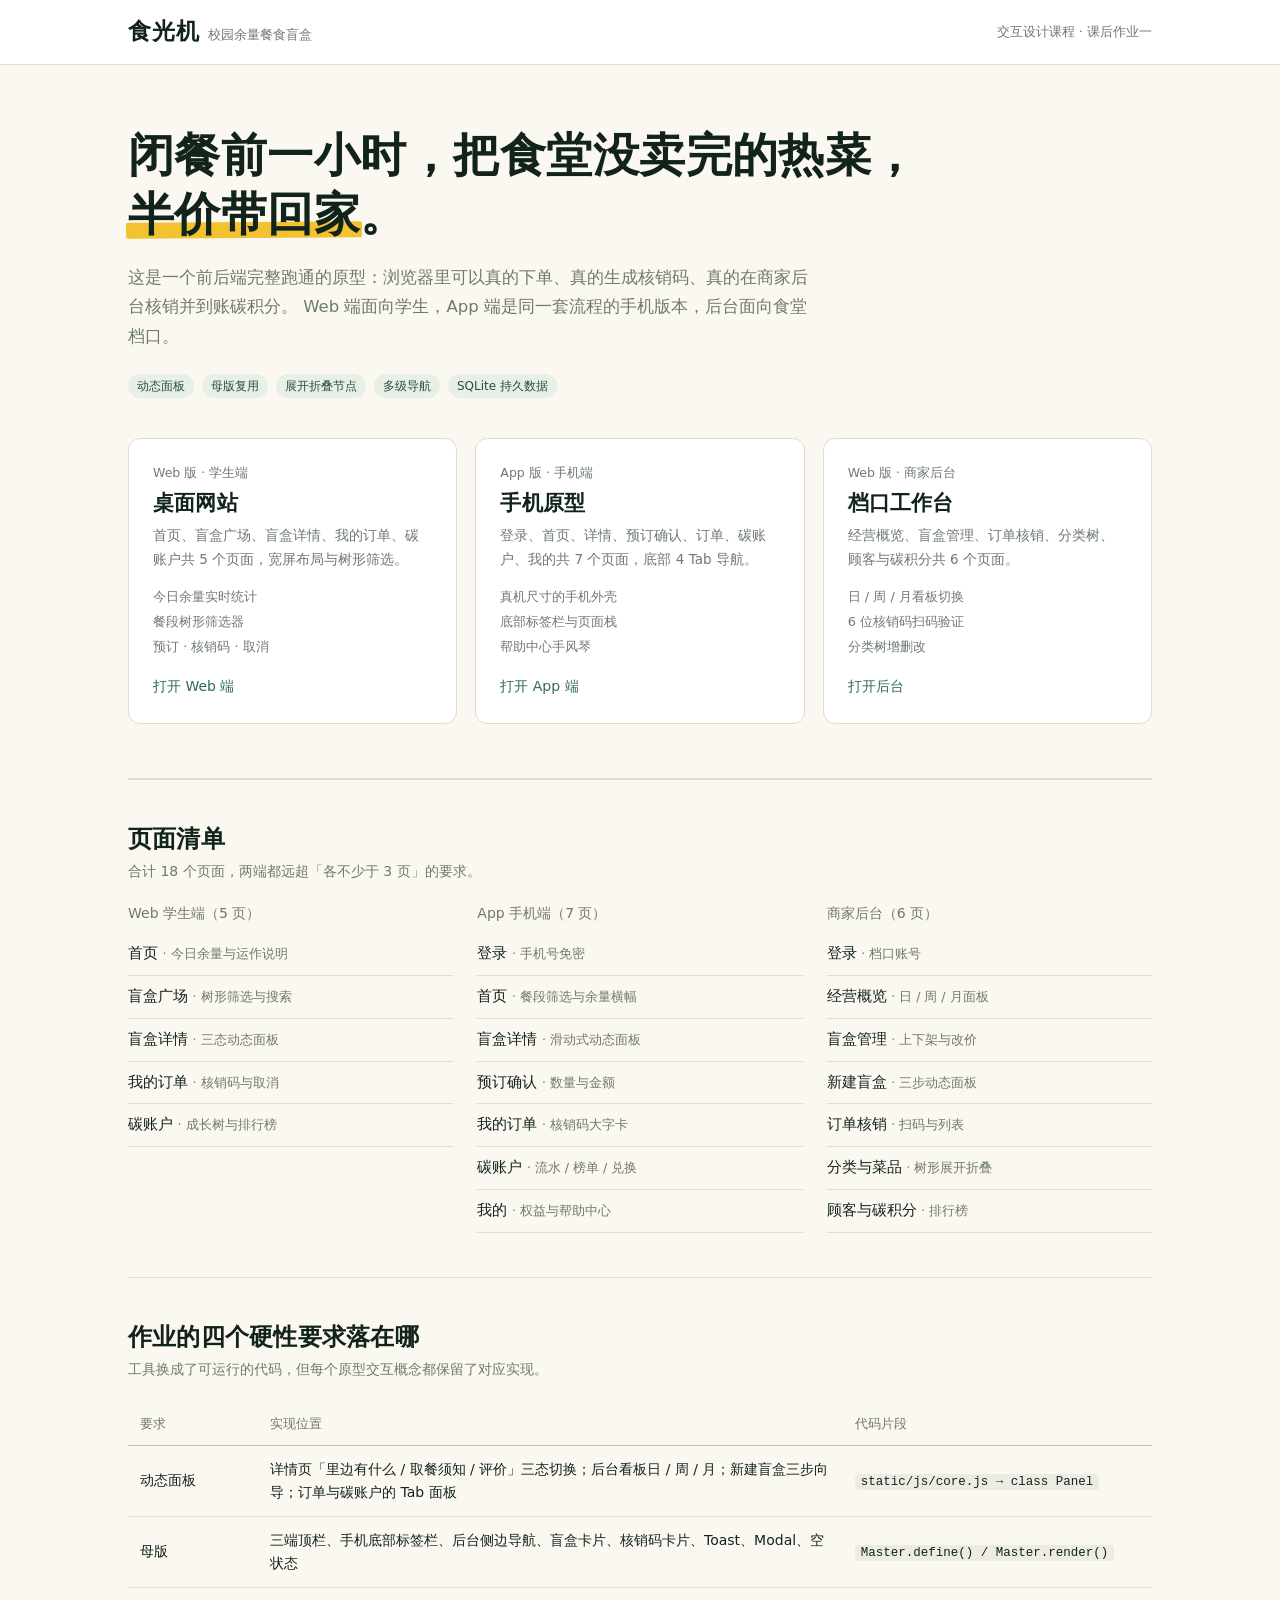
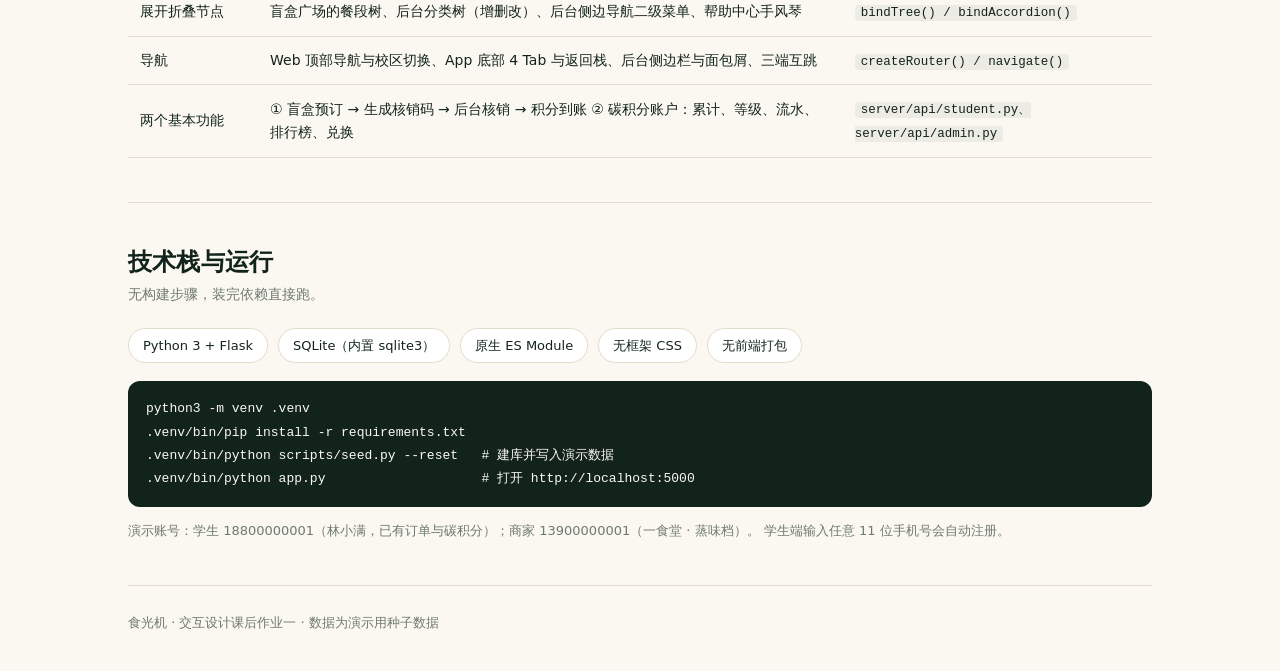
<file: templates/index.html>
<!DOCTYPE html>
<html lang="zh-CN">
<head>
<meta charset="utf-8" />
<meta name="viewport" content="width=device-width, initial-scale=1" />
<title>食光机 · 校园余量餐食盲盒（交互设计作业）</title>
<link rel="stylesheet" href="/static/css/tokens.css" />
<link rel="stylesheet" href="/static/css/base.css" />
<style>
  .wrap { max-width: 1080px; margin: 0 auto; padding: 0 28px; }
  header { border-bottom: 1px solid var(--line); background: var(--card); }
  header .wrap { display: flex; align-items: center; gap: 16px; height: 64px; }
  .logo b { font-family: var(--font-display); font-size: 23px; letter-spacing: .05em; }
  .logo span { font-size: 12.5px; color: var(--muted); margin-left: 8px; }
  header .right { margin-left: auto; font-size: 13px; color: var(--muted); }

  .hero { padding: 62px 0 44px; border-bottom: 1px solid var(--line); }
  .hero h1 { font-size: 46px; line-height: 1.28; max-width: 22em; }
  .hero .lead { margin-top: 18px; font-size: 16.5px; color: var(--muted); max-width: 42em; line-height: 1.8; }
  .hero .tags { margin-top: 22px; display: flex; gap: 8px; flex-wrap: wrap; }

  .entries { display: grid; grid-template-columns: repeat(3, 1fr); gap: 18px; margin: 40px 0 10px; }
  .entry { display: block; padding: 24px; background: var(--card); border: 1px solid var(--line);
    border-radius: var(--r); transition: transform var(--dur) var(--ease), box-shadow var(--dur) var(--ease), border-color var(--dur) var(--ease); }
  .entry:hover { transform: translateY(-3px); box-shadow: var(--shadow); border-color: var(--line-strong); }
  .entry .kind { font-size: 12.5px; color: var(--muted); }
  .entry h3 { font-size: 21px; margin: 6px 0 8px; }
  .entry p { font-size: 13.5px; color: var(--muted); line-height: 1.75; min-height: 3.5em; }
  .entry ul { margin-top: 14px; font-size: 13px; color: var(--muted); line-height: 1.9; }
  .entry .go { margin-top: 16px; display: inline-flex; align-items: center; gap: 6px; font-size: 14px; color: var(--moss); font-weight: 500; }

  section.block { padding: 44px 0; border-top: 1px solid var(--line); }
  section.block h2 { font-size: 24px; margin-bottom: 6px; }
  section.block .sub { color: var(--muted); font-size: 14px; margin-bottom: 22px; }
  .pages { display: grid; grid-template-columns: repeat(3, 1fr); gap: 24px; }
  .pages h4 { font-size: 14px; color: var(--muted); font-weight: 400; margin-bottom: 10px; }
  .pages li { padding: 9px 0; border-bottom: 1px solid var(--line); font-size: 14.5px; }
  .pages li span { color: var(--muted); font-size: 12.5px; }
  .map td:first-child { width: 130px; font-weight: 500; }
  .map td { font-size: 14px; }
  .map code { font-family: var(--font-mono); font-size: 12.5px; background: rgba(147,160,148,.14); padding: 1px 6px; border-radius: 4px; }
  .stack { display: flex; gap: 10px; flex-wrap: wrap; }
  .stack span { padding: 6px 14px; border: 1px solid var(--line); border-radius: var(--r-pill); font-size: 13px; background: var(--card); }
  pre { background: var(--ink); color: var(--paper); padding: 16px 18px; border-radius: var(--r); overflow-x: auto; font-size: 13px; line-height: 1.8; }
  footer { border-top: 1px solid var(--line); padding: 26px 0 40px; color: var(--muted); font-size: 13px; }
  @media (max-width: 860px) {
    .entries, .pages { grid-template-columns: 1fr; }
    .hero h1 { font-size: 32px; }
    .wrap { padding: 0 18px; }
  }
</style>
</head>
<body>
<header>
  <div class="wrap">
    <div class="logo"><b>食光机</b><span>校园余量餐食盲盒</span></div>
    <div class="right">交互设计课程 · 课后作业一</div>
  </div>
</header>

<div class="wrap">
  <section class="hero">
    <h1>闭餐前一小时，把食堂没卖完的热菜，<span class="mark-line">半价带回家</span>。</h1>
    <p class="lead">
      这是一个前后端完整跑通的原型：浏览器里可以真的下单、真的生成核销码、真的在商家后台核销并到账碳积分。
      Web 端面向学生，App 端是同一套流程的手机版本，后台面向食堂档口。
    </p>
    <div class="tags">
      <span class="tag">动态面板</span>
      <span class="tag">母版复用</span>
      <span class="tag">展开折叠节点</span>
      <span class="tag">多级导航</span>
      <span class="tag">SQLite 持久数据</span>
    </div>

    <div class="entries">
      <a class="entry" href="/web">
        <div class="kind">Web 版 · 学生端</div>
        <h3>桌面网站</h3>
        <p>首页、盲盒广场、盲盒详情、我的订单、碳账户共 5 个页面，宽屏布局与树形筛选。</p>
        <ul>
          <li>今日余量实时统计</li>
          <li>餐段树形筛选器</li>
          <li>预订 · 核销码 · 取消</li>
        </ul>
        <div class="go">打开 Web 端</div>
      </a>
      <a class="entry" href="/app">
        <div class="kind">App 版 · 手机端</div>
        <h3>手机原型</h3>
        <p>登录、首页、详情、预订确认、订单、碳账户、我的共 7 个页面，底部 4 Tab 导航。</p>
        <ul>
          <li>真机尺寸的手机外壳</li>
          <li>底部标签栏与页面栈</li>
          <li>帮助中心手风琴</li>
        </ul>
        <div class="go">打开 App 端</div>
      </a>
      <a class="entry" href="/admin">
        <div class="kind">Web 版 · 商家后台</div>
        <h3>档口工作台</h3>
        <p>经营概览、盲盒管理、订单核销、分类树、顾客与碳积分共 6 个页面。</p>
        <ul>
          <li>日 / 周 / 月看板切换</li>
          <li>6 位核销码扫码验证</li>
          <li>分类树增删改</li>
        </ul>
        <div class="go">打开后台</div>
      </a>
    </div>
  </section>

  <section class="block">
    <h2>页面清单</h2>
    <p class="sub">合计 18 个页面，两端都远超「各不少于 3 页」的要求。</p>
    <div class="pages">
      <div>
        <h4>Web 学生端（5 页）</h4>
        <ul>
          <li>首页 <span>· 今日余量与运作说明</span></li>
          <li>盲盒广场 <span>· 树形筛选与搜索</span></li>
          <li>盲盒详情 <span>· 三态动态面板</span></li>
          <li>我的订单 <span>· 核销码与取消</span></li>
          <li>碳账户 <span>· 成长树与排行榜</span></li>
        </ul>
      </div>
      <div>
        <h4>App 手机端（7 页）</h4>
        <ul>
          <li>登录 <span>· 手机号免密</span></li>
          <li>首页 <span>· 餐段筛选与余量横幅</span></li>
          <li>盲盒详情 <span>· 滑动式动态面板</span></li>
          <li>预订确认 <span>· 数量与金额</span></li>
          <li>我的订单 <span>· 核销码大字卡</span></li>
          <li>碳账户 <span>· 流水 / 榜单 / 兑换</span></li>
          <li>我的 <span>· 权益与帮助中心</span></li>
        </ul>
      </div>
      <div>
        <h4>商家后台（6 页）</h4>
        <ul>
          <li>登录 <span>· 档口账号</span></li>
          <li>经营概览 <span>· 日 / 周 / 月面板</span></li>
          <li>盲盒管理 <span>· 上下架与改价</span></li>
          <li>新建盲盒 <span>· 三步动态面板</span></li>
          <li>订单核销 <span>· 扫码与列表</span></li>
          <li>分类与菜品 <span>· 树形展开折叠</span></li>
          <li>顾客与碳积分 <span>· 排行榜</span></li>
        </ul>
      </div>
    </div>
  </section>

  <section class="block">
    <h2>作业的四个硬性要求落在哪</h2>
    <p class="sub">工具换成了可运行的代码，但每个原型交互概念都保留了对应实现。</p>
    <div class="tbl-wrap">
      <table class="table map">
        <thead><tr><th>要求</th><th>实现位置</th><th>代码片段</th></tr></thead>
        <tbody>
          <tr>
            <td>动态面板</td>
            <td>详情页「里边有什么 / 取餐须知 / 评价」三态切换；后台看板日 / 周 / 月；新建盲盒三步向导；订单与碳账户的 Tab 面板</td>
            <td><code>static/js/core.js → class Panel</code></td>
          </tr>
          <tr>
            <td>母版</td>
            <td>三端顶栏、手机底部标签栏、后台侧边导航、盲盒卡片、核销码卡片、Toast、Modal、空状态</td>
            <td><code>Master.define() / Master.render()</code></td>
          </tr>
          <tr>
            <td>展开折叠节点</td>
            <td>盲盒广场的餐段树、后台分类树（增删改）、后台侧边导航二级菜单、帮助中心手风琴</td>
            <td><code>bindTree() / bindAccordion()</code></td>
          </tr>
          <tr>
            <td>导航</td>
            <td>Web 顶部导航与校区切换、App 底部 4 Tab 与返回栈、后台侧边栏与面包屑、三端互跳</td>
            <td><code>createRouter() / navigate()</code></td>
          </tr>
          <tr>
            <td>两个基本功能</td>
            <td>① 盲盒预订 → 生成核销码 → 后台核销 → 积分到账 ② 碳积分账户：累计、等级、流水、排行榜、兑换</td>
            <td><code>server/api/student.py、server/api/admin.py</code></td>
          </tr>
        </tbody>
      </table>
    </div>
  </section>

  <section class="block">
    <h2>技术栈与运行</h2>
    <p class="sub">无构建步骤，装完依赖直接跑。</p>
    <div class="stack" style="margin-bottom:18px">
      <span>Python 3 + Flask</span><span>SQLite（内置 sqlite3）</span>
      <span>原生 ES Module</span><span>无框架 CSS</span><span>无前端打包</span>
    </div>
<pre>python3 -m venv .venv
.venv/bin/pip install -r requirements.txt
.venv/bin/python scripts/seed.py --reset   # 建库并写入演示数据
.venv/bin/python app.py                    # 打开 http://localhost:5000</pre>
    <p class="small muted" style="margin-top:12px">
      演示账号：学生 18800000001（林小满，已有订单与碳积分）；商家 13900000001（一食堂 · 蒸味档）。
      学生端输入任意 11 位手机号会自动注册。
    </p>
  </section>

  <footer>食光机 · 交互设计课后作业一 · 数据为演示用种子数据</footer>
</div>
</body>
</html>
</file>
<file: static/css/tokens.css>
/* 食光机 · 设计变量
   主题来源：食堂菜单黑板（墨绿）+ 打饭小票（纸白 / 餐票黄）+ 剩食警示（番茄红）
   原则：颜色只传递状态，装饰让位给信息。 */

:root {
  /* 色彩 */
  --ink: #12231c;
  --ink-2: #1c3b2f;
  --moss: #2f6b4f;
  --moss-deep: #24503c;
  --moss-soft: #e7efe7;
  --butter: #f2c230;
  --butter-deep: #d9a413;
  --butter-soft: #fbf1d3;
  --tomato: #d9432b;
  --tomato-soft: #fbe9e5;
  --paper: #fbf8f1;
  --card: #ffffff;
  --line: #e2dccd;
  --line-strong: #cbc3ae;
  --muted: #6e7a6f;
  --muted-2: #93a094;

  /* 字体 */
  --font-display: "Songti SC", "Noto Serif SC", "Source Han Serif SC", "STSong", Georgia, serif;
  --font-body: "PingFang SC", "HarmonyOS Sans SC", "Noto Sans SC", "Microsoft YaHei",
    system-ui, -apple-system, "Segoe UI", sans-serif;
  --font-mono: ui-monospace, "SF Mono", "JetBrains Mono", Menlo, Consolas, monospace;

  /* 尺度 */
  --r-sm: 8px;
  --r: 12px;
  --r-lg: 18px;
  --r-pill: 999px;
  --shadow-sm: 0 1px 2px rgba(18, 35, 28, .06);
  --shadow: 0 6px 18px -8px rgba(18, 35, 28, .18);
  --shadow-lg: 0 24px 60px -24px rgba(18, 35, 28, .35);

  /* 动效 */
  --ease: cubic-bezier(.22, .61, .36, 1);
  --dur: .22s;
}

@media (prefers-reduced-motion: reduce) {
  :root { --dur: .001s; }
  * { animation-duration: .001s !important; transition-duration: .001s !important; }
}
</file>
<file: static/css/base.css>
/* 食光机 · 基础样式与共用组件
   共用组件（Toast / Modal / 空状态 / 树 / 动态面板 / 手风琴）在三端之间完全一致，
   相当于 Axure 里的「母版」。 */

* { box-sizing: border-box; }

html, body { height: 100%; }

body {
  margin: 0;
  background: var(--paper);
  color: var(--ink);
  font: 400 15px/1.65 var(--font-body);
  -webkit-font-smoothing: antialiased;
  text-rendering: optimizeLegibility;
}

h1, h2, h3, h4 { margin: 0; font-weight: 600; line-height: 1.25; }
p { margin: 0; }
ul, ol { margin: 0; padding: 0; list-style: none; }
button { font: inherit; color: inherit; }
a { color: inherit; text-decoration: none; }

:focus-visible {
  outline: 2px solid var(--moss);
  outline-offset: 2px;
  border-radius: 4px;
}

::selection { background: var(--butter); color: var(--ink); }

/* 数字与标题用宋体，呼应食堂菜单的书写感 */
.num, .display, h1, h2, h3 {
  font-family: var(--font-display);
  font-weight: 700;
  letter-spacing: .01em;
}
.num { font-variant-numeric: tabular-nums; }

.mono { font-family: var(--font-mono); letter-spacing: .08em; }
.muted { color: var(--muted); }
.small { font-size: 13px; }
.tiny { font-size: 12px; }
.hide { display: none !important; }

/* ---------------------------------------------------------- 按钮 */
.btn {
  display: inline-flex; align-items: center; justify-content: center; gap: 6px;
  padding: 0 16px; height: 38px;
  border: 1px solid transparent; border-radius: var(--r-pill);
  background: var(--ink); color: var(--paper);
  font-size: 14px; font-weight: 500; cursor: pointer;
  transition: background var(--dur) var(--ease), transform var(--dur) var(--ease),
              border-color var(--dur) var(--ease), color var(--dur) var(--ease);
}
.btn:hover { background: var(--ink-2); }
.btn:active { transform: translateY(1px); }
.btn[disabled] { opacity: .45; cursor: not-allowed; transform: none; }

.btn-primary { background: var(--moss); }
.btn-primary:hover { background: var(--moss-deep); }

.btn-butter { background: var(--butter); color: var(--ink); }
.btn-butter:hover { background: var(--butter-deep); }

.btn-ghost { background: transparent; color: var(--ink); border-color: var(--line-strong); }
.btn-ghost:hover { background: rgba(18, 35, 28, .05); border-color: var(--ink); }

.btn-danger { background: transparent; color: var(--tomato); border-color: rgba(217, 67, 43, .4); }
.btn-danger:hover { background: var(--tomato-soft); }

.btn-sm { height: 30px; padding: 0 12px; font-size: 13px; }
.btn-lg { height: 46px; padding: 0 24px; font-size: 16px; }
.btn-block { width: 100%; }

/* ---------------------------------------------------------- 标签 / 徽标 */
.tag {
  display: inline-flex; align-items: center; gap: 4px;
  padding: 2px 9px; border-radius: var(--r-pill);
  font-size: 12px; line-height: 1.7; white-space: nowrap;
  background: var(--moss-soft); color: var(--moss-deep);
}
.tag-live { background: var(--butter-soft); color: var(--butter-deep); }
.tag-out { background: rgba(147, 160, 148, .18); color: var(--muted); }
.tag-warn { background: var(--tomato-soft); color: var(--tomato); }

.chip {
  padding: 5px 13px; border-radius: var(--r-pill);
  border: 1px solid var(--line); background: transparent;
  font-size: 13px; color: var(--muted); cursor: pointer; white-space: nowrap;
  transition: all var(--dur) var(--ease);
}
.chip:hover { border-color: var(--line-strong); color: var(--ink); }
.chip[aria-pressed="true"] {
  background: var(--ink); border-color: var(--ink); color: var(--paper);
}

/* ---------------------------------------------------------- 卡片 / 分隔 */
.card {
  background: var(--card);
  border: 1px solid var(--line);
  border-radius: var(--r);
}
.rule { height: 1px; background: var(--line); border: 0; margin: 0; }

/* ---------------------------------------------------------- 进度条 */
.meter { height: 5px; border-radius: 3px; background: rgba(147, 160, 148, .22); overflow: hidden; }
.meter > i {
  display: block; height: 100%; border-radius: 3px;
  background: var(--moss); transition: width .5s var(--ease);
}
.meter.is-low > i { background: var(--tomato); }
.meter.is-mid > i { background: var(--butter-deep); }

/* ---------------------------------------------------------- 表单 */
.field { display: block; margin-bottom: 14px; }
.field > span { display: block; margin-bottom: 6px; font-size: 13px; color: var(--muted); }
.input, .select, textarea.input {
  width: 100%; height: 40px; padding: 0 12px;
  border: 1px solid var(--line); border-radius: var(--r-sm);
  background: var(--card); color: var(--ink); font: inherit; font-size: 14px;
  transition: border-color var(--dur) var(--ease), box-shadow var(--dur) var(--ease);
}
textarea.input { height: auto; padding: 10px 12px; line-height: 1.6; resize: vertical; }
.input:focus, .select:focus, textarea.input:focus {
  outline: none; border-color: var(--moss); box-shadow: 0 0 0 3px rgba(47, 107, 79, .12);
}
.input::placeholder { color: var(--muted-2); }
.select { appearance: none; padding-right: 30px;
  background-image: url("data:image/svg+xml,%3Csvg xmlns='http://www.w3.org/2000/svg' width='12' height='8' viewBox='0 0 12 8'%3E%3Cpath d='M1 1.5 6 6.5l5-5' stroke='%236e7a6f' stroke-width='1.6' fill='none' stroke-linecap='round'/%3E%3C/svg%3E");
  background-repeat: no-repeat; background-position: right 11px center; }

/* ---------------------------------------------------------- 动态面板
   Axure 的 Dynamic Panel：一个容器，多个状态，同一时刻只显示一个。 */
.panel { position: relative; }
.panel-track { display: flex; width: 100%; transition: transform var(--dur) var(--ease); }
.panel-track.no-anim { transition: none; }
.panel-state { flex: 0 0 100%; width: 100%; min-width: 0; }
.panel-fade { position: relative; }
.panel-fade > .panel-state {
  position: absolute; inset: 0; opacity: 0; pointer-events: none;
  transition: opacity var(--dur) var(--ease);
}
.panel-fade > .panel-state.is-active { position: relative; opacity: 1; pointer-events: auto; }

/* 面板切换器 */
.panel-tabs {
  display: inline-flex; gap: 2px; padding: 3px;
  background: rgba(147, 160, 148, .14); border-radius: var(--r-pill);
}
.panel-tabs button {
  padding: 5px 16px; border: 0; border-radius: var(--r-pill);
  background: transparent; color: var(--muted);
  font-size: 13px; cursor: pointer; transition: all var(--dur) var(--ease);
}
.panel-tabs button[aria-selected="true"] {
  background: var(--card); color: var(--ink); font-weight: 500; box-shadow: var(--shadow-sm);
}

/* ---------------------------------------------------------- 树（展开折叠节点） */
.tree { font-size: 14px; }
.tree-node { border-bottom: 1px solid var(--line); }
.tree-node:last-child { border-bottom: 0; }
.tree-row {
  display: flex; align-items: center; gap: 8px;
  padding: 8px 10px; border-radius: var(--r-sm); cursor: pointer;
  transition: background var(--dur) var(--ease);
}
.tree-row:hover { background: rgba(147, 160, 148, .1); }
.tree-row.is-active { background: var(--moss-soft); color: var(--moss-deep); font-weight: 500; }
.tree-caret {
  flex: 0 0 16px; width: 16px; height: 16px; display: grid; place-items: center;
  color: var(--muted); transition: transform var(--dur) var(--ease);
}
.tree-caret svg { width: 10px; height: 10px; }
.tree-node.is-open > .tree-row .tree-caret { transform: rotate(90deg); }
.tree-label { flex: 1; min-width: 0; overflow: hidden; text-overflow: ellipsis; white-space: nowrap; }
.tree-children { padding-left: 18px; display: none; }
.tree-node.is-open > .tree-children { display: block; }
.tree-leaf .tree-caret { visibility: hidden; }

/* 手风琴 */
.acc { border-top: 1px solid var(--line); }
.acc-item { border-bottom: 1px solid var(--line); }
.acc-head {
  width: 100%; display: flex; align-items: center; gap: 10px;
  padding: 13px 2px; background: none; border: 0; text-align: left; cursor: pointer;
  font-size: 14px; color: var(--ink);
}
.acc-head:hover { color: var(--moss); }
.acc-caret { flex: 0 0 14px; transition: transform var(--dur) var(--ease); color: var(--muted); }
.acc-item.is-open .acc-caret { transform: rotate(90deg); }
.acc-body { display: none; padding: 0 2px 14px 24px; color: var(--muted); font-size: 14px; line-height: 1.75; }
.acc-item.is-open .acc-body { display: block; }

/* ---------------------------------------------------------- Toast（母版） */
.toast-stack {
  position: fixed; z-index: 200; left: 50%; top: 22px; transform: translateX(-50%);
  display: flex; flex-direction: column; gap: 8px; align-items: center; pointer-events: none;
}
.toast {
  display: flex; align-items: center; gap: 8px;
  padding: 10px 18px; border-radius: var(--r-pill);
  background: var(--ink); color: var(--paper); font-size: 14px;
  box-shadow: var(--shadow-lg);
  animation: toast-in .28s var(--ease);
}
.toast.is-bad { background: var(--tomato); }
.toast.is-good { background: var(--moss); }
.toast.is-out { animation: toast-out .2s var(--ease) forwards; }
@keyframes toast-in { from { opacity: 0; transform: translateY(-10px); } }
@keyframes toast-out { to { opacity: 0; transform: translateY(-8px); } }

/* ---------------------------------------------------------- Modal（母版） */
.modal-backdrop {
  position: fixed; inset: 0; z-index: 210;
  display: grid; place-items: center; padding: 20px;
  background: rgba(18, 35, 28, .42);
  animation: fade-in .18s var(--ease);
}
.modal {
  width: 100%; max-width: 440px; max-height: 84vh; overflow: auto;
  background: var(--card); border-radius: var(--r-lg); padding: 24px;
  box-shadow: var(--shadow-lg);
  animation: modal-in .24s var(--ease);
}
.modal h3 { margin-bottom: 6px; font-size: 19px; }
.modal-foot { display: flex; gap: 10px; justify-content: flex-end; margin-top: 20px; }
@keyframes fade-in { from { opacity: 0; } }
@keyframes modal-in { from { opacity: 0; transform: translateY(14px) scale(.98); } }

/* ---------------------------------------------------------- 空状态（母版） */
.empty { padding: 52px 20px; text-align: center; color: var(--muted); }
.empty-emoji { font-size: 34px; display: block; margin-bottom: 10px; filter: grayscale(.2); }
.empty p { margin-bottom: 14px; font-size: 14px; }

/* ---------------------------------------------------------- 骨架屏 */
.skeleton { background: linear-gradient(90deg, #eee9dc 25%, #f6f2e8 37%, #eee9dc 63%);
  background-size: 400% 100%; animation: sk 1.3s ease-in-out infinite; border-radius: 6px; }
@keyframes sk { 0% { background-position: 100% 50%; } 100% { background-position: 0 50%; } }

/* ---------------------------------------------------------- 表格 */
.table { width: 100%; border-collapse: collapse; font-size: 14px; }
.table th {
  text-align: left; font-weight: 500; color: var(--muted); font-size: 13px;
  padding: 10px 12px; border-bottom: 1px solid var(--line-strong); white-space: nowrap;
}
.table td { padding: 12px; border-bottom: 1px solid var(--line); vertical-align: middle; }
.table tbody tr:hover { background: rgba(147, 160, 148, .07); }
.table .num { font-variant-numeric: tabular-nums; }

/* ---------------------------------------------------------- 手写下划线强调 */
.mark-line { position: relative; z-index: 0; white-space: nowrap; }
.mark-line::after {
  content: ""; position: absolute; left: -2px; right: -2px; bottom: .04em; height: .34em;
  background: var(--butter); z-index: -1; border-radius: 2px;
  transform: rotate(-.4deg);
}
</file>
